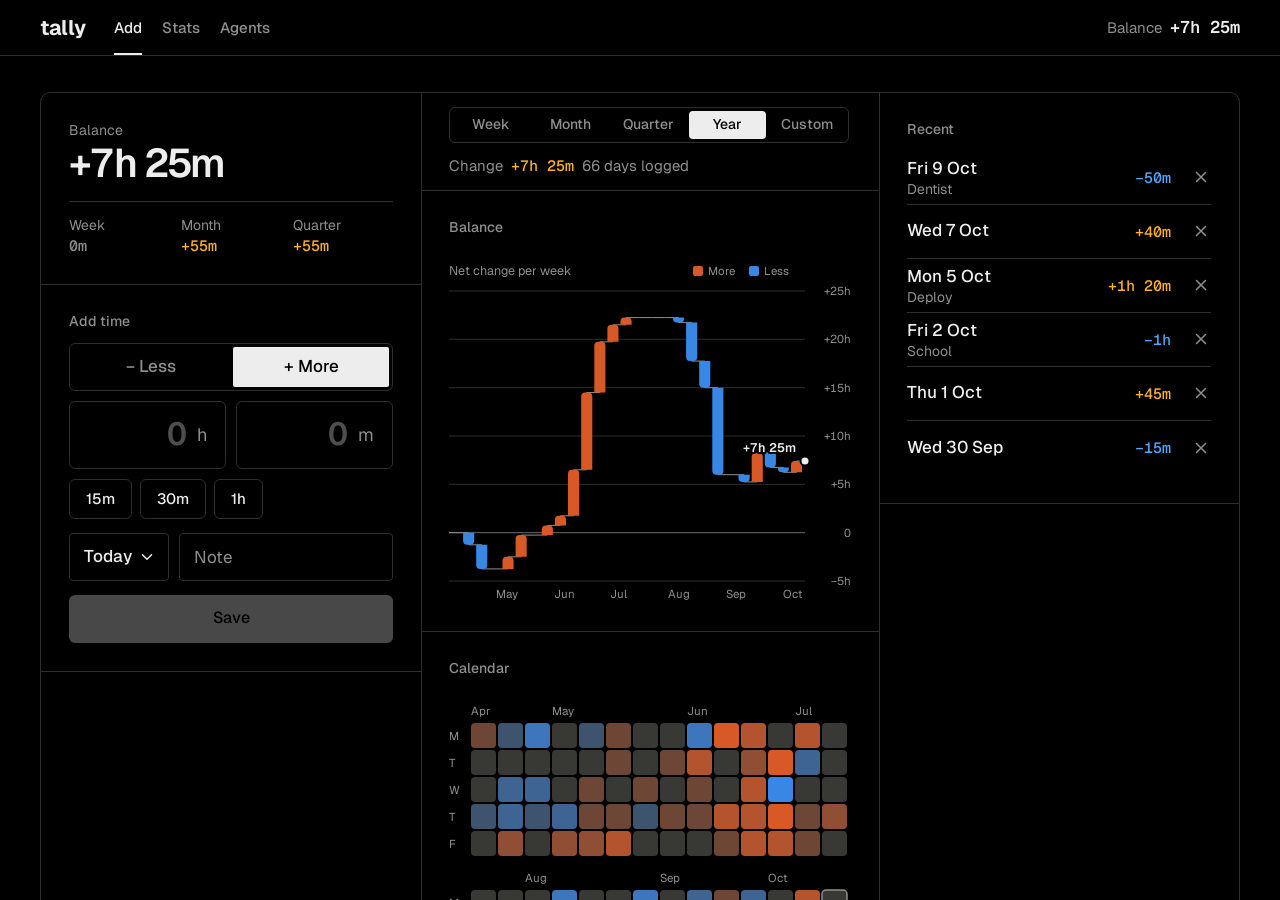
<file: design/reference/index.html>
<!doctype html>
<!--
  tally, Outline design. A clickable reference for building the real app, not production code.
  Three screens picked by the hash: #today (Add), #balance (Stats), #agents.
  Dark only for now. Sample data lives in memory and resets on reload.
  Run: python3 design/reference/serve.py
-->
<html lang="en">
<head>
<meta charset="utf-8">
<meta name="viewport" content="width=device-width, initial-scale=1, viewport-fit=cover">
<title>tally</title>
<link rel="preconnect" href="https://fonts.googleapis.com">
<link rel="preconnect" href="https://fonts.gstatic.com" crossorigin>
<link href="https://fonts.googleapis.com/css2?family=Geist:wght@300..700&family=Geist+Mono:wght@400..700&display=swap" rel="stylesheet">
<link rel="stylesheet" href="styles.css">
</head>
<body>
<div class="app" id="app" data-screen="today">
  <div class="shell">
    <nav class="nav" aria-label="Screens">
      <a class="brand" href="#today">tally</a>
      <div class="links">
        <a href="#today"><span class="ic" data-i="plus"></span><span>Add</span></a>
        <a href="#balance"><span class="ic" data-i="chart"></span><span>Stats</span></a>
        <a href="#agents"><span class="ic" data-i="plug"></span><span>Agents</span></a>
      </div>
      <div class="nav-bal"><span>Balance</span><b class="tn" id="navBal"></b></div>
    </nav>

    <main class="main">
      <div class="grid">

        <div class="col" id="c1">
          <section class="panel" id="p-bal" data-on="today balance">
            <p class="label">Balance</p>
            <p class="big tn" id="big"></p>
            <dl class="trio" id="trio"></dl>
          </section>

          <section class="panel" id="p-add" data-on="today">
            <h2>Add time</h2>
            <form id="form" novalidate aria-label="Add time">
              <div class="seg" role="radiogroup" aria-label="Direction">
                <button type="button" role="radio" id="sLess" aria-checked="false">− Less</button>
                <button type="button" role="radio" id="sMore" aria-checked="true">+ More</button>
              </div>
              <div class="amount">
                <label class="num"><input id="h" inputmode="numeric" pattern="[0-9]*" maxlength="2" placeholder="0" autocomplete="off" aria-label="Hours"><span>h</span></label>
                <label class="num"><input id="m" inputmode="numeric" pattern="[0-9]*" maxlength="3" placeholder="0" autocomplete="off" aria-label="Minutes"><span>m</span></label>
              </div>
              <div class="quick">
                <button type="button" data-q="15" aria-label="Add 15 minutes">15m</button>
                <button type="button" data-q="30" aria-label="Add 30 minutes">30m</button>
                <button type="button" data-q="60" aria-label="Add 1 hour">1h</button>
                <button type="button" id="clear" hidden>Clear</button>
              </div>
              <div class="meta">
                <label class="pick"><span id="dayText">Today</span><span data-i="chev" data-s="18"></span><input type="date" id="day" aria-label="Day"></label>
                <input class="text" id="note" placeholder="Note" maxlength="40" autocomplete="off" aria-label="Note">
              </div>
              <button class="save" id="save" disabled>Save</button>
            </form>
          </section>
        </div>

        <div class="col" id="c2">
          <div class="panel filters" id="p-range" data-on="balance today-wide">
            <div class="range" id="range" role="group" aria-label="Period">
              <button data-r="week" aria-pressed="false">Week</button>
              <button data-r="month" aria-pressed="false">Month</button>
              <button data-r="quarter" aria-pressed="false">Quarter</button>
              <button data-r="year" aria-pressed="true">Year</button>
              <button data-r="custom" aria-pressed="false">Custom</button>
            </div>
            <div class="custom" id="custom" hidden>
              <label>From<input type="date" id="from"></label>
              <label>To<input type="date" id="to"></label>
            </div>
            <p class="span">Change<b id="spanNet"></b><span id="spanDays"></span></p>
          </div>

          <section class="panel" id="p-chart" data-on="balance today-wide">
            <h2>Balance</h2>
            <div class="plot" id="plot" tabindex="0"></div>
          </section>

          <section class="panel" id="p-cal" data-on="balance today-wide">
            <h2>Calendar</h2>
            <div class="plot cal" id="cal" tabindex="0"></div>
          </section>
        </div>

        <div class="col" id="c3">
          <section class="panel" id="p-recent" data-on="today">
            <h2>Recent</h2>
            <ul class="list" id="recent"></ul>
          </section>

          <section class="panel" id="p-days" data-on="balance">
            <h2>Days</h2>
            <ul class="list" id="all"></ul>
          </section>
        </div>

        <div class="col" id="a1">
          <section class="panel" id="p-server" data-on="agents">
            <h2>Agents</h2>
            <p class="label" id="access">Read only, over MCP</p>
            <div class="well">
              <div><span class="k">Server</span><code id="url">https://tally.example/mcp</code></div>
              <button class="copy" data-copy="url">Copy</button>
            </div>
            <div class="well">
              <div><span class="k">Token</span><code id="tok">tly_••••••••a91f</code></div>
              <button class="copy" data-copy="tok">Copy</button>
            </div>
            <label class="sw"><span>Let agents add time</span><input type="checkbox" role="switch" id="write"><i></i></label>
          </section>
        </div>

        <div class="col" id="a2">
          <section class="panel" id="p-tools" data-on="agents">
            <h2>Tools</h2>
            <ul class="list">
              <li><span class="grow"><b>Balance now</b></span><code>get_balance</code></li>
              <li><span class="grow"><b>Days in a range</b></span><code>list_days</code></li>
              <li><span class="grow"><b>Balance by week</b></span><code>get_trend</code></li>
              <li id="addTool" hidden><span class="grow"><b>Add time</b></span><code>add_day</code></li>
            </ul>
          </section>

          <section class="panel" id="p-conn" data-on="agents">
            <h2>Connected</h2>
            <ul class="list">
              <li><span class="grow"><b>Claude</b></span><span class="when">Balance, 2h ago</span></li>
              <li><span class="grow"><b>Codex</b></span><span class="when">Days, yesterday</span></li>
            </ul>
          </section>
        </div>

      </div>
    </main>
  </div>
  <div class="toast" id="toast" role="status"><span id="toastText"></span><button id="undo">Undo</button></div>
</div>

<script src="data.js"></script>
<script src="charts.js"></script>
<script src="app.js"></script>
</body>
</html>
</file>
<file: design/reference/styles.css>
/* tally, Outline design. Reference, not production code.
   Dark only for now.
   Layout answers to the width of .app, so it works the same in a frame or a full window. */

:root {
  color-scheme: dark;
  --font: 'Geist', system-ui, sans-serif;
  --mono: 'Geist Mono', ui-monospace, 'SF Mono', Menlo, monospace;
  --size: 17px;

  --bg: #000000;
  --line: #2E2E2E;
  --text: #EDEDED;
  --muted: #8F8F8F;
  /* Amounts as text: warm for more, cool for less */
  --more: #FFB224;
  --less: #52A8FF;
  /* Chart marks: a validated warm and cool pair, and a grey for a normal day */
  --viz-more: #D95926;
  --viz-less: #3987E5;
  --viz-mid: #383835;

  --pad: 20px;
  --max: 1320px;
}

* { box-sizing: border-box; margin: 0; }
[hidden] { display: none !important; }
html, body { height: 100%; }
body { height: 100dvh; overflow: hidden; background: var(--bg); }
button, input { font: inherit; color: inherit; }
button { background: none; border: 0; padding: 0; cursor: pointer; }
ul { list-style: none; padding: 0; }

.app { position: relative; height: 100%; container: app / inline-size; isolation: isolate; overflow: hidden; background: var(--bg); color: var(--text); font: 400 var(--size)/1.4 var(--font); -webkit-tap-highlight-color: transparent; }
.app :focus-visible { outline: 2px solid var(--text); outline-offset: 2px; border-radius: 6px; }
.app a { color: inherit; text-decoration: none; }
.i { flex: none; display: block; }
.more { color: var(--more); }
.less { color: var(--less); }
.even { color: var(--muted); }
.tn { font-variant-numeric: tabular-nums; }

/* Shell: tabs under the content on a phone */
.shell { height: 100%; display: flex; flex-direction: column; }
.main { flex: 1; min-width: 0; min-height: 0; overflow-y: auto; padding: 0 var(--pad) 32px; }
.grid { display: flex; flex-direction: column; }
.nav { order: 2; display: flex; background: var(--bg); border-top: 1px solid var(--line); padding-bottom: env(safe-area-inset-bottom); }
.brand, .nav-bal { display: none; }
.links { flex: 1; display: grid; grid-template-columns: repeat(3, 1fr); }
.links a { display: grid; justify-items: center; gap: 2px; padding: 9px 0 10px; font-size: 13px; font-weight: 500; color: var(--muted); }
.links a[aria-current] { color: var(--text); box-shadow: inset 0 2px 0 var(--text); }
.ic { display: grid; place-items: center; }

/* Panels are rows divided by hairlines. data-on lists the screens a panel belongs to. */
.panel { display: none; flex-direction: column; min-width: 0; padding: 22px 0; border-bottom: 1px solid var(--line); }
.app[data-screen="today"] [data-on~="today"],
.app[data-screen="balance"] [data-on~="balance"],
.app[data-screen="agents"] [data-on~="agents"] { display: flex; }
/* Columns group panels on a wide screen. On a phone they vanish and the panels stack in order. */
.col { display: contents; }
.filters { align-items: flex-start; padding: 14px 0; }
.custom { display: flex; gap: 10px; margin-top: 10px; }
.custom label { display: flex; align-items: center; gap: 8px; height: 44px; padding: 0 10px 0 12px; border-radius: 4px; border: 1px solid var(--line); font-size: 15px; color: var(--muted); }
.custom label:focus-within { border-color: var(--text); }
.custom input { min-width: 0; border: 0; outline: 0; background: none; color: var(--text); font-size: 15px; }
.span { display: flex; align-items: baseline; gap: 8px; margin-top: 12px; font-size: 15px; color: var(--muted); }

h2 { margin-bottom: 12px; font-size: 14px; font-weight: 500; line-height: 1.25; color: var(--muted); }
.label { color: var(--muted); font-size: 14px; }
.big { font-size: 40px; line-height: 1.1; font-weight: 600; letter-spacing: -.04em; }
.trio { display: none; grid-template-columns: repeat(3, 1fr); gap: 12px; margin-top: 16px; padding-top: 14px; border-top: 1px solid var(--line); }
.app[data-screen="balance"] .trio { display: grid; }
.trio dt { font-size: 14px; color: var(--muted); }
/* Figures in running text and lists use the mono face */
.trio dd, .list .v, .nav-bal b, .span b { font-family: var(--mono); font-size: 15px; font-weight: 500; }

/* Add */
.seg { display: grid; grid-template-columns: 1fr 1fr; gap: 4px; padding: 3px; border-radius: 6px; border: 1px solid var(--line); }
.seg button { height: 40px; border-radius: 2px; font-weight: 500; color: var(--muted); }
.seg [aria-checked="true"] { background: var(--text); color: var(--bg); }
.amount { display: grid; grid-template-columns: 1fr 1fr; gap: 10px; margin-top: 10px; }
.num { display: flex; align-items: center; gap: 8px; height: 68px; padding: 0 18px; border-radius: 6px; border: 1px solid var(--line); cursor: text; }
.num:focus-within { border-color: var(--text); }
.num input { flex: 1; min-width: 0; width: 100%; border: 0; outline: 0; background: none; font-size: 32px; font-weight: 600; text-align: right; font-variant-numeric: tabular-nums; }
.num input::placeholder { color: var(--muted); opacity: .55; }
.num span { font-size: 18px; color: var(--muted); }
.quick { display: flex; gap: 8px; margin-top: 10px; }
.quick button { height: 40px; padding: 0 16px; border-radius: 6px; border: 1px solid var(--line); font-weight: 500; font-size: 15px; }
.quick #clear { margin-left: auto; padding: 0 6px; border-color: transparent; color: var(--muted); }
.meta { display: grid; grid-template-columns: auto 1fr; gap: 10px; margin-top: 14px; }
.pick { position: relative; display: flex; align-items: center; gap: 6px; height: 48px; padding: 0 12px 0 14px; border-radius: 4px; border: 1px solid var(--line); font-weight: 500; white-space: nowrap; }
.pick input { position: absolute; inset: 0; width: 100%; height: 100%; opacity: 0; cursor: pointer; }
.pick:focus-within { outline: 2px solid var(--text); outline-offset: 2px; }
.text { min-width: 0; height: 48px; padding: 0 14px; border-radius: 4px; border: 1px solid var(--line); background: none; outline: 0; }
.text::placeholder { color: var(--muted); opacity: 1; }
.text:focus { border-color: var(--text); }
.save { width: 100%; height: 48px; margin-top: 14px; border-radius: 6px; background: var(--text); color: var(--bg); font-weight: 500; font-size: 16px; }
.save:disabled { opacity: .3; cursor: default; }

/* Lists */
.list li { display: flex; align-items: center; gap: 10px; min-height: 54px; border-bottom: 1px solid var(--line); }
.list li:last-child { border-bottom: 0; }
.list .grow { flex: 1; min-width: 0; }
.list b { display: block; font-weight: 500; }
.list small { display: block; font-size: 14px; line-height: 1.2; color: var(--muted); }
.list code, .list .when { color: var(--muted); }
.list .mh { min-height: 44px; align-items: flex-end; padding-bottom: 6px; font-size: 14px; font-weight: 600; color: var(--muted); }
.del { width: 40px; height: 44px; margin-right: -10px; display: grid; place-items: center; color: var(--muted); }

/* Stats */
/* Five equal buttons that fill a phone and stop growing on a desktop */
.range { display: grid; grid-auto-flow: column; grid-auto-columns: 1fr; gap: 2px; width: 100%; max-width: 400px; padding: 3px; border-radius: 6px; border: 1px solid var(--line); }
.range button { min-width: 0; height: 28px; padding: 0 2px; border-radius: 4px; font-size: 14px; font-weight: 500; color: var(--muted); }
.range [aria-pressed="true"] { background: var(--text); color: var(--bg); }
.plot { position: relative; flex: 1; min-height: 260px; margin-top: 14px; touch-action: pan-y; cursor: crosshair; outline-offset: 6px; }
.plot.cal { flex: none; min-height: 0; cursor: default; }
.plot svg { position: absolute; inset: 0; display: block; overflow: visible; }
.plot text { font-size: 11.5px; fill: var(--muted); font-variant-numeric: tabular-nums; }
.plot .cap { font-size: 12.5px; }
.plot .g { stroke: var(--line); stroke-width: 1; }
.plot .z { stroke: var(--muted); stroke-width: 1; opacity: .75; }
.plot .conn { fill: none; stroke: var(--muted); stroke-width: 1; }
.plot .more { fill: var(--viz-more); }
.plot .less { fill: var(--viz-less); }
.plot .end, .plot .pt { fill: var(--text); stroke: var(--bg); stroke-width: 2; }
.plot .endl { fill: var(--text); font-size: 12.5px; font-weight: 600; paint-order: stroke; stroke: var(--bg); stroke-width: 4px; stroke-linejoin: round; }
.plot .band { fill: var(--text); opacity: 0; }
.plot .band.on { opacity: .08; }
.plot .pt { opacity: 0; }
.plot .pt.on { opacity: 1; }
.plot.dim [data-b] { opacity: .4; }
.plot.dim [data-b].hit { opacity: 1; }
/* Calendar: grey for a normal day, four steps to each pole */
.cal .none { fill: var(--viz-mid); }
.cal .off { fill: var(--viz-mid); opacity: .45; }
.cal .m1 { fill: color-mix(in oklab, var(--viz-more) 34%, var(--viz-mid)); }
.cal .m2 { fill: color-mix(in oklab, var(--viz-more) 56%, var(--viz-mid)); }
.cal .m3 { fill: color-mix(in oklab, var(--viz-more) 78%, var(--viz-mid)); }
.cal .m4 { fill: var(--viz-more); }
.cal .l1 { fill: color-mix(in oklab, var(--viz-less) 34%, var(--viz-mid)); }
.cal .l2 { fill: color-mix(in oklab, var(--viz-less) 56%, var(--viz-mid)); }
.cal .l3 { fill: color-mix(in oklab, var(--viz-less) 78%, var(--viz-mid)); }
.cal .l4 { fill: var(--viz-less); }
.cal .today { stroke: var(--muted); stroke-width: 1.5; }
.cal .hit { stroke: var(--text); stroke-width: 2; }
.tip { position: absolute; z-index: 2; min-width: 136px; padding: 8px 10px; border-radius: 10px; background: var(--text); color: var(--bg); font-size: 13px; line-height: 1.35; white-space: nowrap; pointer-events: none; opacity: 0; transition: opacity .1s; box-shadow: 0 6px 20px rgba(0, 0, 0, .25); }
.tip.on { opacity: 1; }
.tip .t { font-weight: 600; }
.tip .s { font-size: 12px; opacity: .72; }
.tip .r { display: flex; align-items: center; gap: 8px; margin-top: 3px; }
.tip .r b { margin-left: auto; padding-left: 14px; font-weight: 700; font-variant-numeric: tabular-nums; }
.tip .k { flex: none; width: 10px; height: 10px; border-radius: 2px; }
.tip .k.more { background: var(--viz-more); }
.tip .k.less { background: var(--viz-less); }
.tip .k.line { height: 2px; background: currentColor; }

/* Agents */
.well { display: flex; align-items: center; gap: 8px; margin-top: 10px; padding: 10px 8px 10px 16px; border-radius: 4px; border: 1px solid var(--line); }
#access { margin-bottom: 8px; }
.well div { flex: 1; min-width: 0; }
.well .k { display: block; font-size: 13px; color: var(--muted); }
code { font: 500 14px/1.4 ui-monospace, 'SF Mono', Menlo, Consolas, monospace; }
.well code { display: block; overflow: hidden; text-overflow: ellipsis; white-space: nowrap; }
.copy { height: 40px; padding: 0 14px; border-radius: 2px; border: 1px solid var(--line); font-size: 15px; font-weight: 500; }
.sw { position: relative; display: flex; align-items: center; justify-content: space-between; min-height: 60px; margin-top: 4px; cursor: pointer; }
.sw input { position: absolute; opacity: 0; }
.sw i { position: relative; width: 52px; height: 32px; border-radius: 16px; background: var(--line); transition: background .15s; }
.sw i::after { content: ''; position: absolute; top: 3px; left: 3px; width: 26px; height: 26px; border-radius: 50%; background: #FFFFFF; box-shadow: 0 1px 2px rgba(0, 0, 0, .3); transition: transform .15s; }
.sw input:checked + i { background: var(--text); }
.sw input:checked + i::after { transform: translateX(20px); }
.sw input:focus-visible + i { outline: 2px solid var(--text); outline-offset: 2px; }

.toast { position: absolute; left: 50%; bottom: calc(76px + env(safe-area-inset-bottom)); transform: translate(-50%, 12px); display: flex; align-items: center; gap: 14px; height: 48px; padding: 0 6px 0 18px; border-radius: 8px; background: var(--text); color: var(--bg); font-weight: 600; white-space: nowrap; opacity: 0; pointer-events: none; transition: opacity .18s, transform .18s; z-index: 5; }
.toast.on { opacity: 1; transform: translate(-50%, 0); pointer-events: auto; }
.toast button { height: 36px; padding: 0 14px; border-radius: 5px; background: var(--bg); color: var(--text); font-weight: 600; }

/* Desktop: a top bar and one ruled sheet. Columns share a border, panels are rows inside them. */
@container app (min-width: 860px) {
  .main { padding: 0 40px 56px; }
  .grid { display: grid; align-items: stretch; max-width: var(--max); margin: 36px auto 0; overflow: hidden; border: 1px solid var(--line); border-radius: 10px; }
  .col { display: flex; flex-direction: column; min-width: 0; margin: 0 -1px -1px 0; border-right: 1px solid var(--line); }
  .panel { padding: 28px; }
  .filters { padding-block: 14px; }
  .app[data-screen="today"] [data-on~="today-wide"] { display: flex; }
  .trio { display: grid; }
  .plot { min-height: 340px; max-height: 460px; }
  .plot.cal { min-height: 0; max-height: none; }
  .toast { bottom: 28px; }

  .nav { order: 0; align-items: center; gap: 28px; height: 56px; padding: 0 40px; border-top: 0; border-bottom: 1px solid var(--line); }
  .brand { display: block; font-size: 21px; font-weight: 700; }
  .links { flex: none; align-self: stretch; display: flex; gap: 20px; }
  .links a { display: flex; align-items: center; gap: 8px; padding: 0; font-size: 15px; }
  .links a[aria-current] { box-shadow: inset 0 -2px 0 var(--text); }
  .links .ic { display: none; }
  .nav-bal { display: flex; align-items: baseline; gap: 8px; margin-left: auto; color: var(--muted); font-size: 15px; }
  .nav-bal b { color: var(--text); font-size: 17px; font-weight: 600; }

  /* Only one column spans rows on each screen, so the others stack tight */
  .app[data-screen="agents"] :is(#c1, #c2, #c3), .app:not([data-screen="agents"]) :is(#a1, #a2) { display: none; }
  .app[data-screen="today"] .grid { grid-template-columns: minmax(340px, 400px) minmax(0, 1fr); grid-template-rows: auto 1fr; }
  .app[data-screen="today"] #c1 { grid-area: 1 / 1; }
  .app[data-screen="today"] #c3 { grid-area: 2 / 1; }
  .app[data-screen="today"] #c2 { grid-area: 1 / 2 / 3 / 3; }
  .app[data-screen="balance"] .grid { grid-template-columns: minmax(0, 1fr) minmax(340px, 420px); grid-template-rows: auto 1fr; }
  .app[data-screen="balance"] #c1 { grid-area: 1 / 1; }
  .app[data-screen="balance"] #c2 { grid-area: 2 / 1; }
  .app[data-screen="balance"] #c3 { grid-area: 1 / 2 / 3 / 3; }
  .app[data-screen="agents"] .grid { grid-template-columns: 1fr 1fr; }
}

/* Wide desktop: Add gets a third column for Recent */
@container app (min-width: 1180px) {
  .app[data-screen="today"] .grid { grid-template-columns: minmax(320px, 380px) minmax(0, 1fr) minmax(300px, 360px); grid-template-rows: auto; }
  .app[data-screen="today"] :is(#c1, #c2, #c3) { grid-area: auto; }
}

@media (prefers-reduced-motion: reduce) {
  .app *, .app *::before, .app *::after { transition-duration: .01ms !important; }
}
</file>
